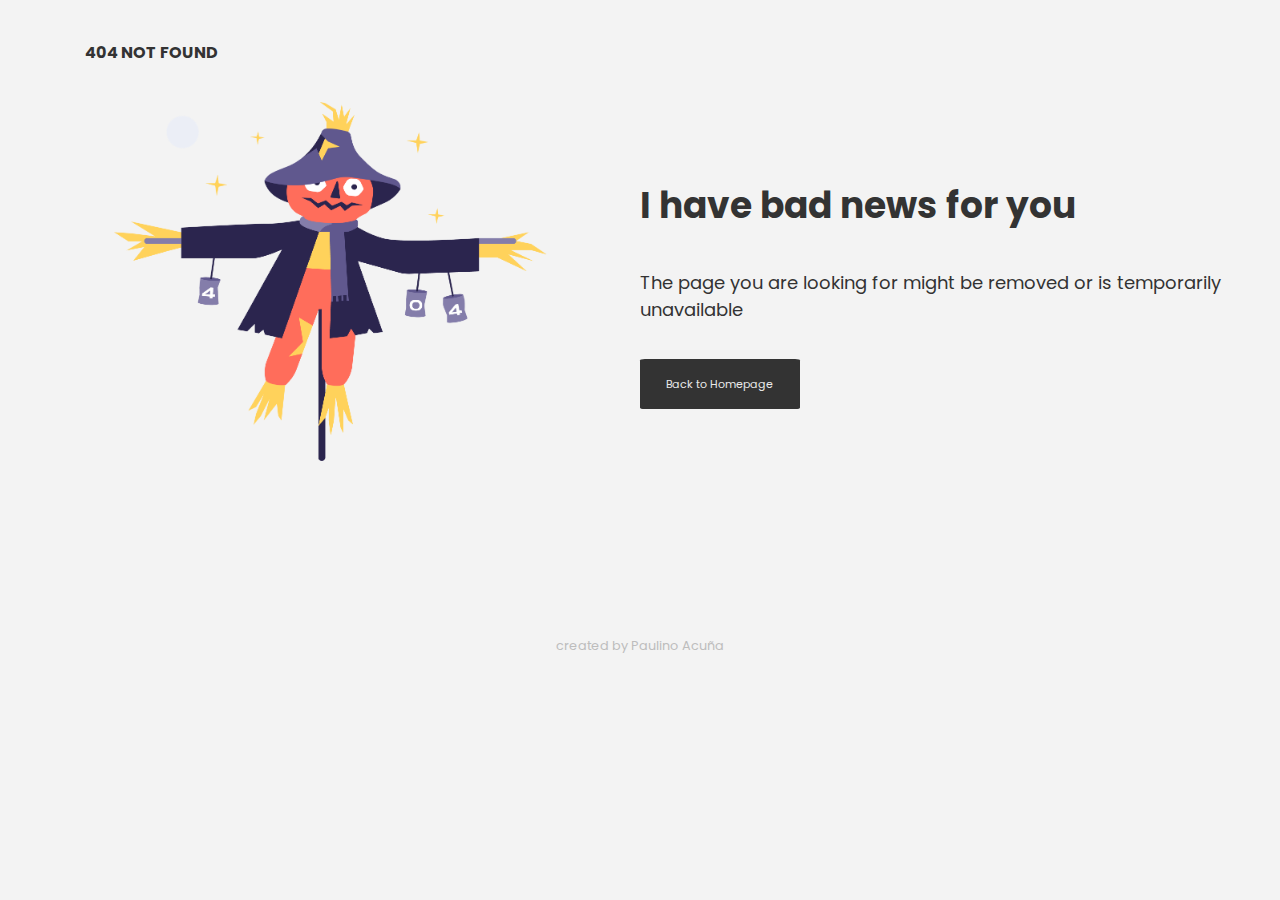
<file: 404-not-found/index.html>
<!DOCTYPE html>
<html lang="en">

<head>
    <meta charset="utf-8" />
    <meta name="viewport" content="width=device-width, initial-scale=1, maximum-scale=5" />
    <link rel="icon" href="devchallenges.png" />
    <link rel="stylesheet" type="text/css" href="styles.css">
    <link rel="shortcut icon" type="image/x-icon" href="https://devchallenges.io/" />
    <link href="https://fonts.googleapis.com/css2?family=Poppins:wght@400;500&display=swap" rel="stylesheet" />
    <title>Error 404: Not Found</title>
</head>


<body>

    <div class="navbar">
        <h1>404 NOT FOUND</h1>
    </div>

    <div class="container">
        <div class="col-left">
            <img id="imagen" src="Scarecrow.png" alt="Scarecrow">
        </div>

        <div class="col-right">
            <h1>I have bad news for you</h1>
            <p>The page you are looking for might be removed or is temporarily unavailable</p>
            <div class="button">
                Back to Homepage
            </div>
        </div>
    </div>



    <footer>
        <h6>created by Paulino Acuña</h6>
    </footer>



</body>

</html>
</file>
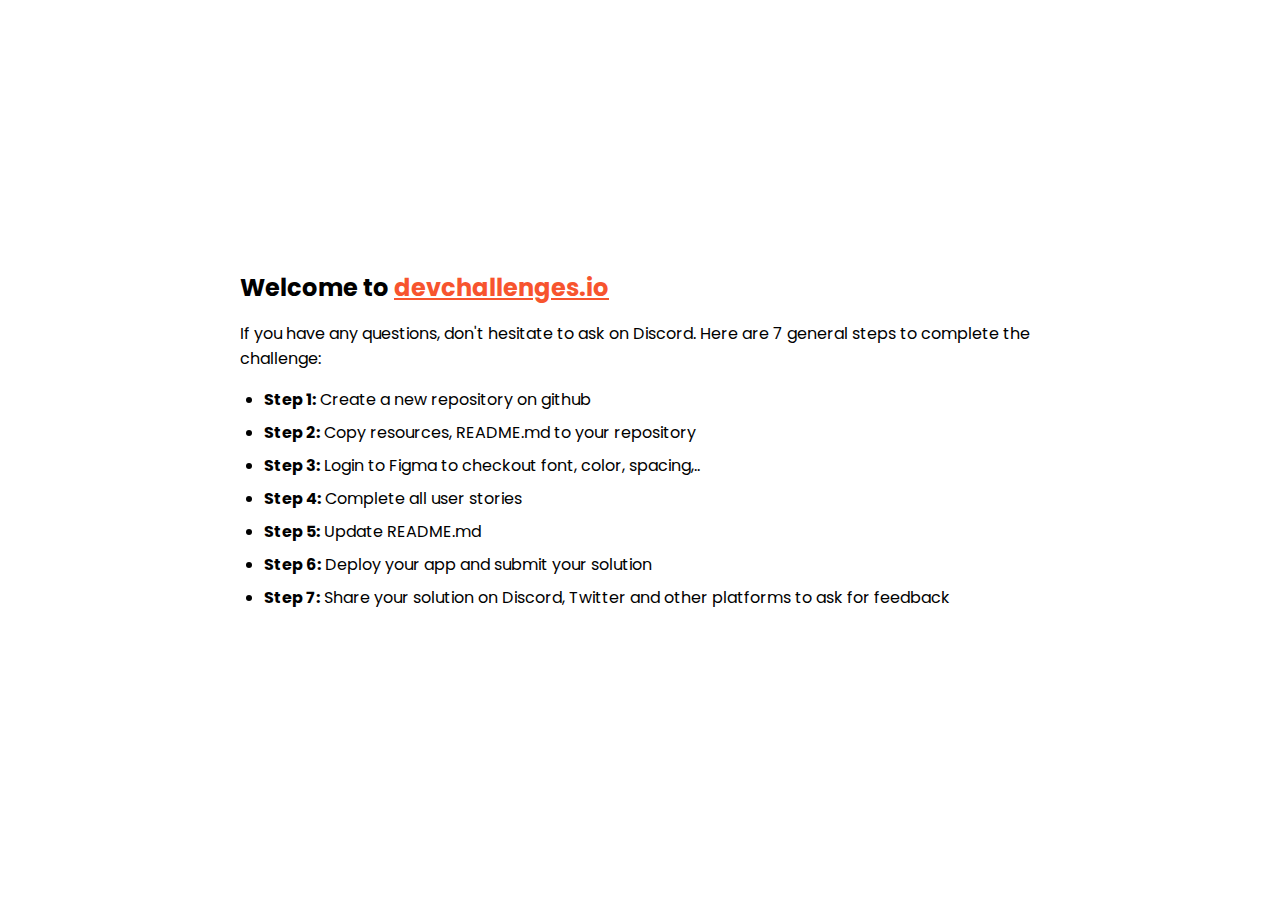
<file: interior-consultant-master/index.html>
<!DOCTYPE html>
<html lang="en">
  <head>
    <meta charset="utf-8" />
    <meta
      name="viewport"
      content="width=device-width, initial-scale=1,
  maximum-scale=5"
    />

    <link rel="icon" href="devchallenges.png" />

    <link
      rel="shortcut icon"
      type="image/x-icon"
      href="https://devchallenges.io/"
    />

    <link
      href="https://fonts.googleapis.com/css2?family=Poppins:wght@400;500&display=swap"
      rel="stylesheet"
    />

    <title>Devchallenges</title>

    <style>
      body {
        font-family: "Poppins", sans-serif;
      }

      ul {
        padding-left: 24px;
      }

      li {
        margin-bottom: 8px;
      }

      .welcome {
        max-width: 800px;
        margin: 0 auto;
      }

      .welcome-text {
        margin-top: 30vh;
        font-weight: 500;
      }

      .welcome-text p {
        font-size: 1rem;
        font-weight: 400;
      }

      .welcome-text h1 {
        font-size: 1.5rem;
      }

      .welcome-text a {
        color: #f7542e;
      }
    </style>
  </head>
  <body>
    <div class="welcome">
      <div class="welcome-text">
        <h1>
          Welcome to
          <a href="https://devchallenges.io/" target="_blank"
            >devchallenges.io</a
          >
        </h1>

        <p>
          If you have any questions, don't hesitate to ask on Discord. Here are
          7 general steps to complete the challenge:
        </p>
      </div>

      <ul>
        <li><b>Step 1:</b> Create a new repository on github</li>
        <li><b>Step 2:</b> Copy resources, README.md to your repository</li>
        <li>
          <b>Step 3:</b> Login to Figma to checkout font, color, spacing,..
        </li>
        <li><b>Step 4:</b> Complete all user stories</li>
        <li><b>Step 5:</b> Update README.md</li>
        <li><b>Step 6:</b> Deploy your app and submit your solution</li>
        <li>
          <b>Step 7:</b> Share your solution on Discord, Twitter and other
          platforms to ask for feedback
        </li>
      </ul>
    </div>
  </body>
</html>
</file>
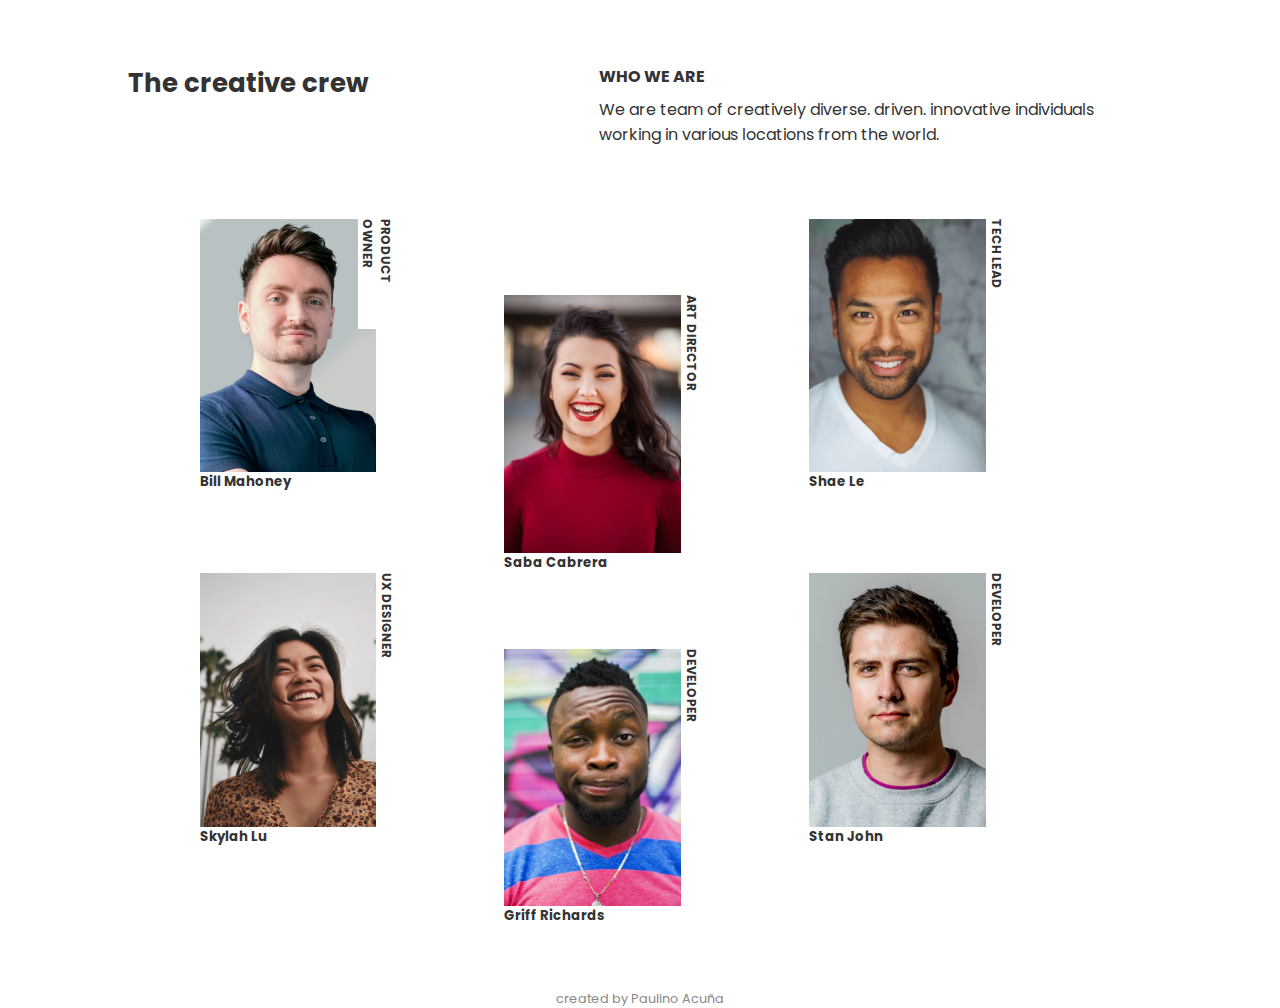
<file: My-team-page/index.html>
<!DOCTYPE html>
<html lang="en">

<head>
    <meta charset="utf-8" />
    <meta name="viewport" content="width=device-width, initial-scale=1,maximum-scale=5" />
    <link rel="icon" href="devchallenges.png" />
    <link rel="shortcut icon" type="image/x-icon" href="https://devchallenges.io/" />
    <link href="https://fonts.googleapis.com/css2?family=Poppins:wght@400;500&display=swap" rel="stylesheet" />
    <link rel="stylesheet" type="text/css" href="styles.css">
    <title>Devchallenges</title>
</head>


<body>

    <div class="container">
        <div class="header">
            <div class="left">
                <h1>The creative crew</h1>
            </div>
            <div class="right">
                <h2>WHO WE ARE</h2>
                <p>We are team of creatively diverse. driven. innovative individuals working in various locations from the world.

                </p>
            </div>

        </div>



        <div class="content">

            <div class="team-1">
                <div class="up">
                    <img src="photo1.png" alt="person">
                    <div class="space">
                    </div>
                    <div id="rotate">
                        <h6>PRODUCT OWNER</h6>
                    </div>
                </div>
                <div class="down">
                    <h5>Bill Mahoney</h5>
                </div>
            </div>

            <div id="mid-1" class="team-2">
                <div class="up">
                    <img src="photo2.png" alt="person">
                    <div class="space">
                    </div>
                    <div id="rotate">
                        <h6>Art director</h6>
                    </div>
                </div>
                <div class="down">
                    <h5>Saba Cabrera</h5>
                </div>

            </div>
            <div class="team-3">
                <div class="up">
                    <img src="photo3.png" alt="person">
                    <div class="space">
                    </div>
                    <div id="rotate">
                        <h6>Tech Lead</h6>
                    </div>
                </div>
                <div class="down">
                    <h5>Shae Le</h5>
                </div>
            </div>

            <div class="team-4">
                <div class="up">
                    <img src="photo4.png" alt="person">
                    <div class="space">
                    </div>
                    <div id="rotate">
                        <h6>UX Designer</h6>
                    </div>
                </div>
                <div class="down">
                    <h5>Skylah Lu</h5>
                </div>
            </div>
            <div id="mid-2" class="team-5">
                <div class="up">
                    <img src="photo5.png" alt="person">
                    <div class="space">
                    </div>
                    <div id="rotate">
                        <h6>Developer</h6>
                    </div>
                </div>
                <div class="down">
                    <h5>Griff Richards</h5>
                </div>
            </div>
            <div class="team-6">
                <div class="up">
                    <img src="photo6.png" alt="person">
                    <div class="space">
                    </div>
                    <div id="rotate">
                        <h6>Developer</h6>
                    </div>
                </div>
                <div class="down">
                    <h5>Stan John</h5>
                </div>
            </div>


        </div>

    </div>



    <footer>
        <h4>created by Paulino Acuña</h6>
    </footer>
</body>

</html>
</file>
<file: 404-not-found/styles.css>
* {
    font-family: "Poppins", sans-serif;
    background-color: #f3f3f3;
    color: #333333;
}

.navbar h1 {
    font-size: 16px;
    margin-left: 77px;
    margin-top: 40px;
}

img {
    width: 70%;
    height: auto;
}

.container {
    padding: 26px 0px;
    display: flex;
    align-items: center;
    flex-wrap: wrap;
}

.col-left {
    display: flex;
    justify-content: center;
    margin-left: 1%;
    width: 49%;
    height: auto;
}

.col-right {
    margin-right: 1%;
    width: 49%;
    height: auto;
}

.col-right h1 {
    font-size: 36px;
}

.col-right p {
    font-size: 18px;
    margin: 36px 0px;
}

.button {
    background-color: #333333;
    width: 160px;
    height: 50px;
    display: flex;
    justify-content: center;
    align-items: center;
    color: rgb(233, 233, 233);
    font-size: 11px;
    box-shadow: #333333;
    border-radius: 3%;
}

.button:hover {
    background-color: #3b3b3b;
    color: white;
}

footer {
    display: flex;
    justify-content: center;
    position: relative;
    top: 120px;
}

footer h6 {
    color: #BDBDBD;
    font-weight: normal;
    font-style: normal;
    font-size: .8em;
}

@media (max-width: 768px) {
    .navbar h1 {
        font-size: 16px;
        margin-left: 14px;
        margin-top: 20px;
    }
    .container {
        flex-direction: column;
        padding: 20px 15px;
        display: flex;
        align-items: center;
        flex-wrap: wrap;
    }
    .col-left {
        width: 100%;
        margin: 0;
    }
    .col-right {
        padding: 0 2%;
        width: 98%;
        justify-content: center;
    }
    .col-right h1 {
        font-size: 34px;
    }
    img {
        width: 100%;
    }
    .button {
        width: 120px;
        height: 46px;
        padding: 0 4px;
    }
}
</file>
<file: My-team-page/styles.css>
* {
    font-family: "Poppins", sans-serif;
    background-color: #ffffff;
    color: #333333;
    margin: 0;
    padding: 0;
}

h1 {
    font-size: 26px;
}

h2 {
    font-size: 16px;
    margin-bottom: .5em;
}

h4 {
    color: #888888;
    font-weight: normal;
    font-style: normal;
    font-size: .8em;
}

h6 {
    transform: rotate(90deg);
    transform-origin: 0 0;
    font-size: 12px;
    text-transform: uppercase;
    /*margin-bottom: 65%;*/
}

p {
    font-size: 16px;
}

img {
    width: 58%;
    height: max-content;
    /*z-index: 1;*/
}

footer {
    display: flex;
    justify-content: center;
}

#rotate {
    margin-left: 1.5%;
    display: flex;
    flex-direction: column;
}

.space {
    width: .9rem;
}

.container {
    margin: 5% 10%;
}

.header {
    display: flex;
    margin-bottom: 7%;
}

.left {
    flex: auto;
    flex-basis: 46%;
}

.right {
    flex: auto;
    flex-basis: 54%;
}

.content {
    display: flex;
    margin-left: 7%;
    flex-wrap: wrap;
}

[class^="team-"] {
    width: 32%;
}

.up {
    display: flex;
    height: min-content;
}

[id^="mid-"] {
    padding-top: 8%;
}

@media (max-width: 976px) {
    h1 {
        font-size: 20px;
    }
    h2 {
        font-size: 15px;
        margin-bottom: .5em;
    }
    p {
        font-size: 14px;
    }
    [class^="team-"] {
        width: 50%;
    }
    [id^="mid-"] {
        padding-top: 0%;
    }
    .team-2 {
        padding-top: 15%;
    }
    .team-4 {
        padding-top: 15%;
    }
    .team-6 {
        padding-top: 15%;
    }
    .container {
        margin: 2% 4%;
    }
    .content {
        margin-left: 1%;
    }
}
</file>
